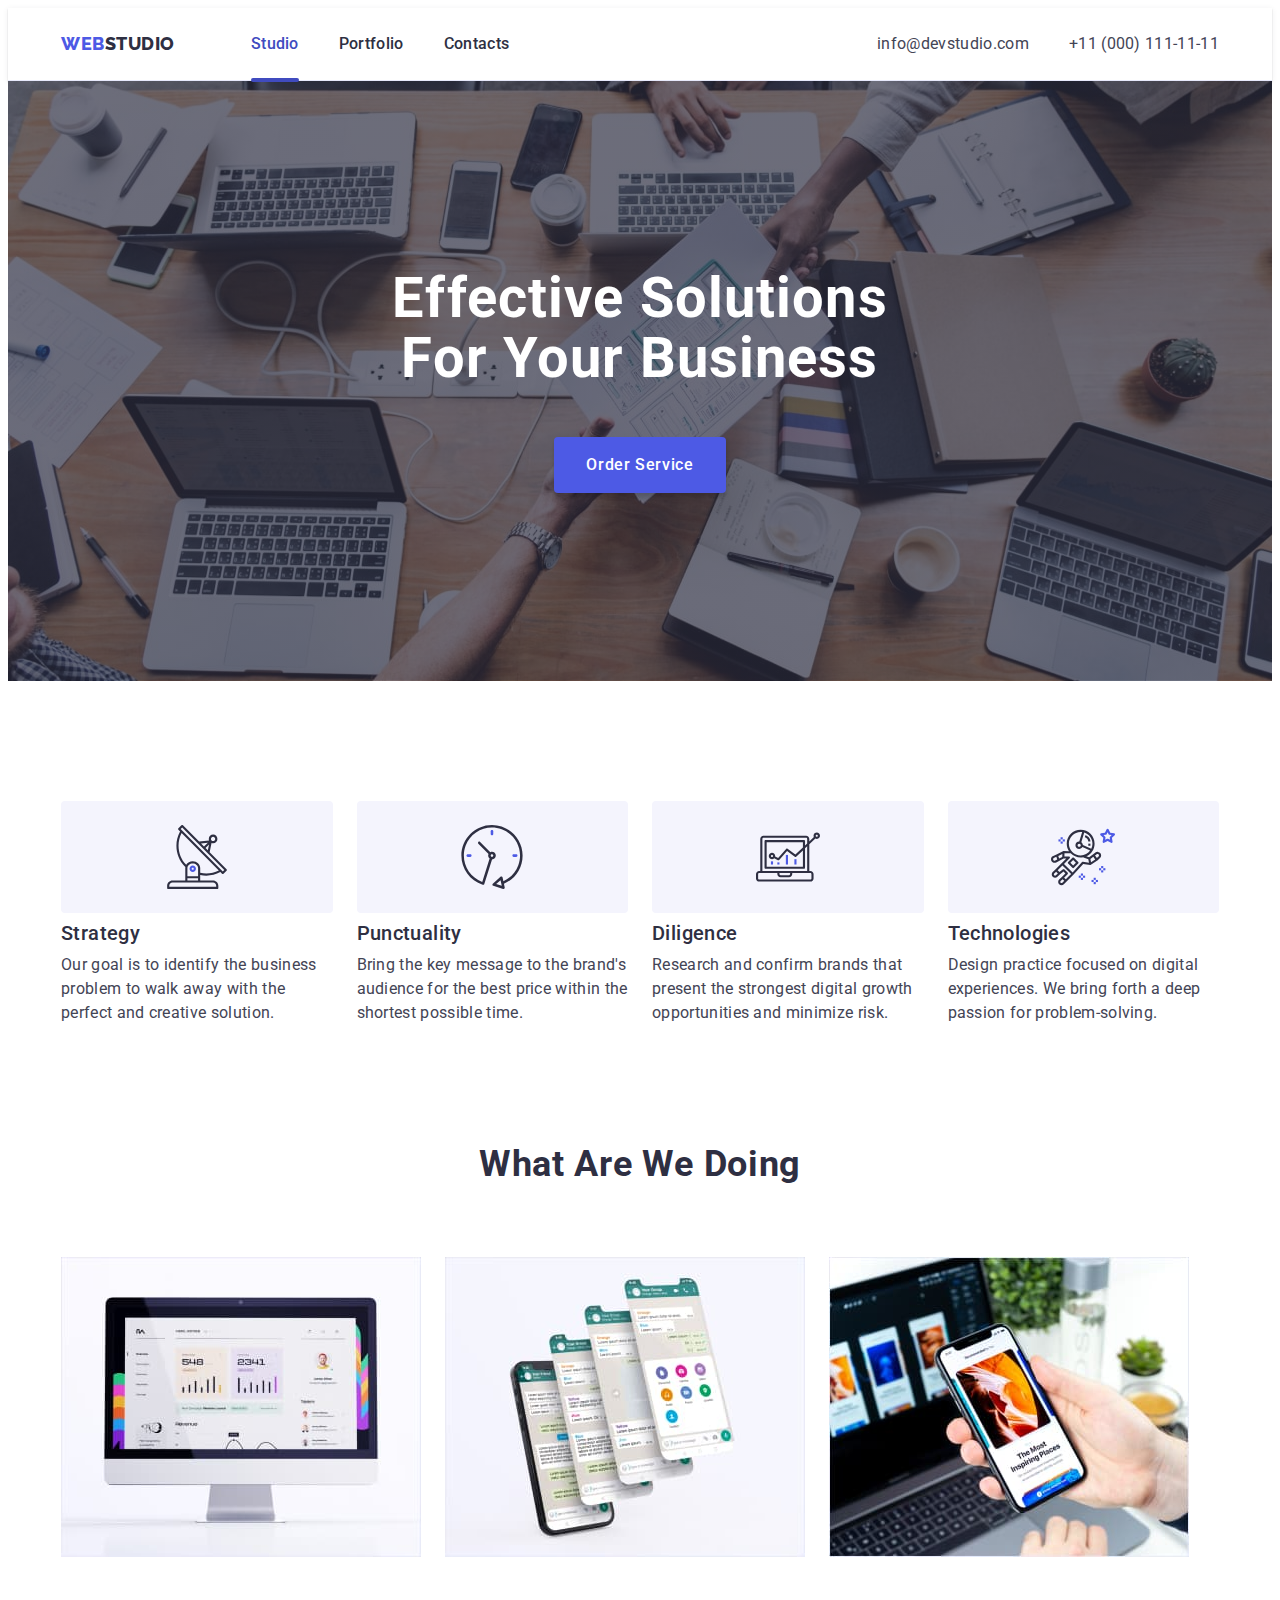
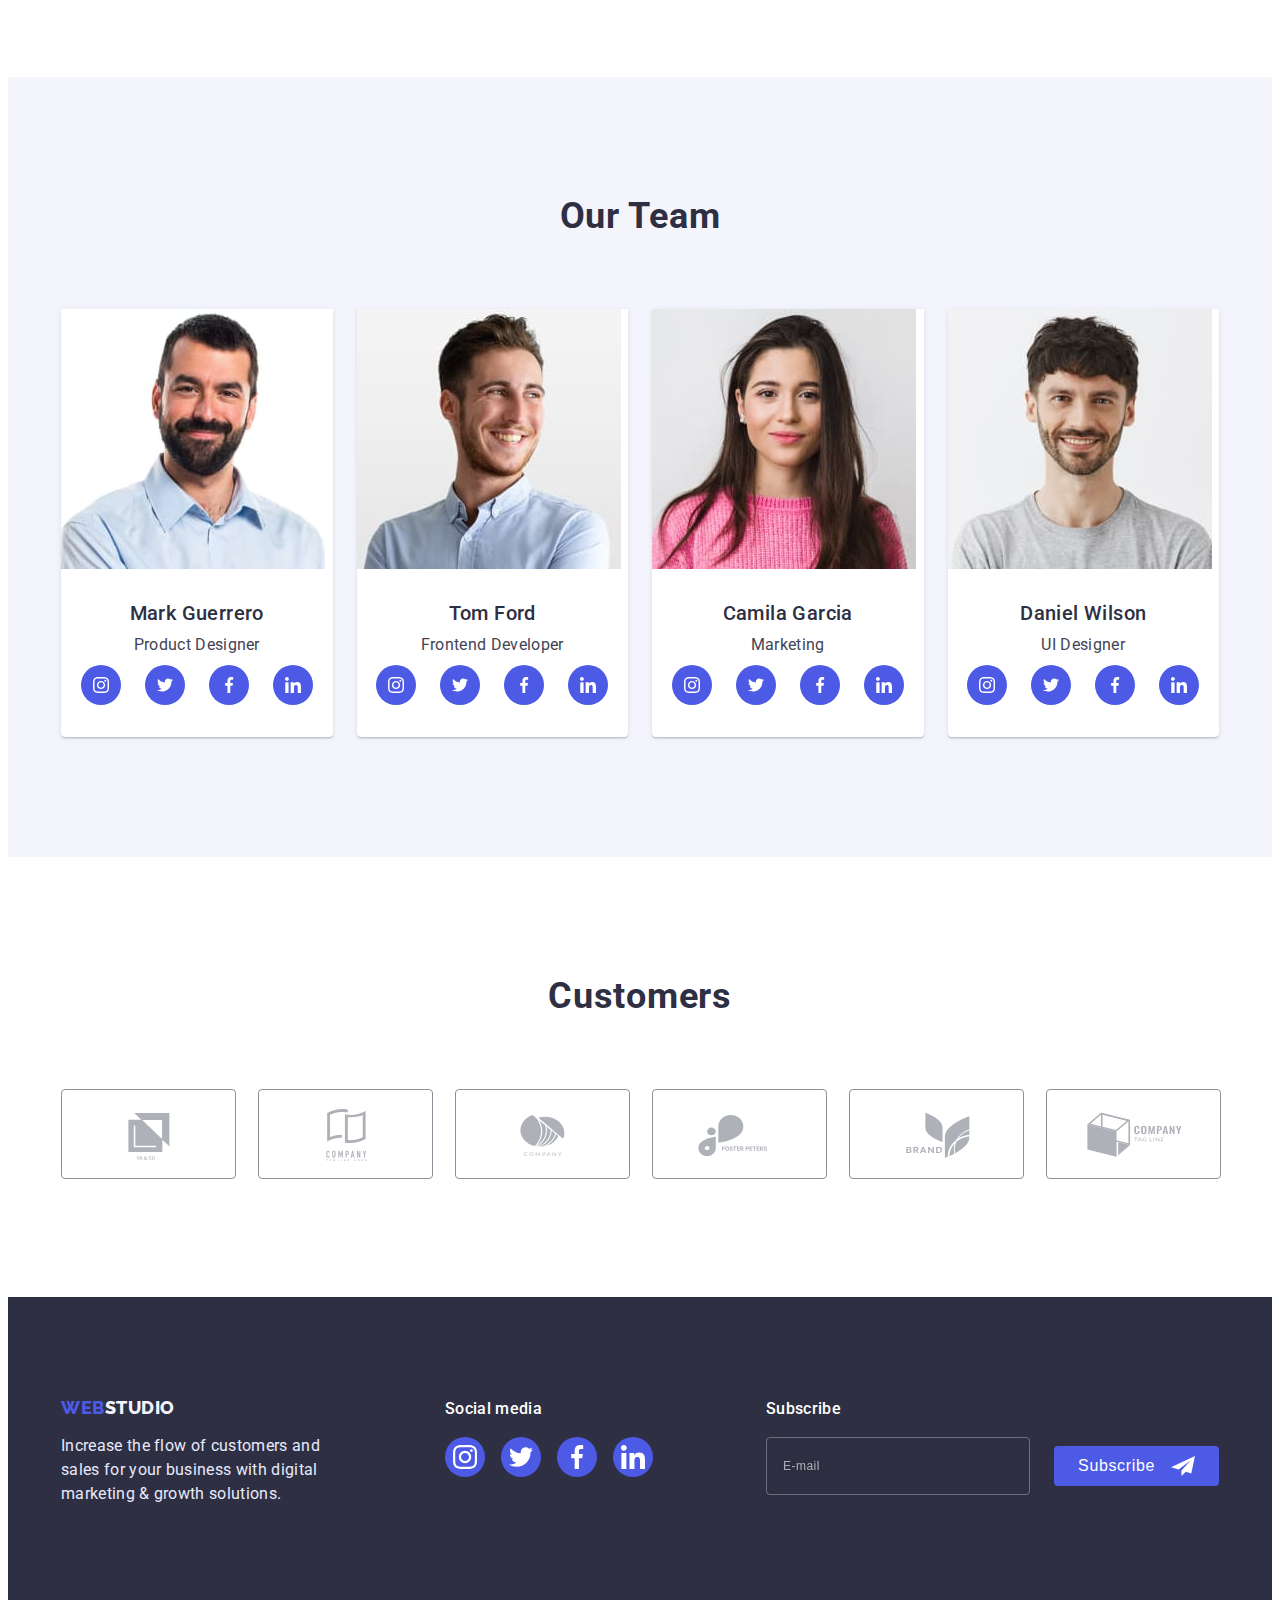
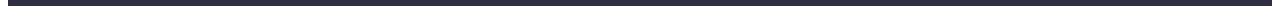
<file: index.html>
<!DOCTYPE html>
<html lang="en">
  <head>
    <meta charset="UTF-8" />
    <meta http-equiv="X-UA-Compatible" content="IE=edge" />
    <meta name="viewport" content="width=device-width, initial-scale=1.0" />
    <title>Студія</title>
    <link rel="preconnect" href="https://fonts.googleapis.com" />
    <link rel="preconnect" href="https://fonts.gstatic.com" crossorigin />
    <link
      href="https://fonts.googleapis.com/css2?family=Raleway:wght@800&family=Roboto:wght@400;500;700;900&display=swap"
      rel="stylesheet"
    />
    <link
      rel="stylesheet"
      href="https://cdnjs.cloudflare.com/ajax/libs/modern-normalize/1.1.0/modern-normalize.min.css"
      integrity="sha512-wpPYUAdjBVSE4KJnH1VR1HeZfpl1ub8YT/NKx4PuQ5NmX2tKuGu6U/JRp5y+Y8XG2tV+wKQpNHVUX03MfMFn9Q=="
      crossorigin="anonymous"
      referrerpolicy="no-referrer"
    />
    <link rel="stylesheet" href="./css/styles.css" />
    <link rel="stylesheet" href="./css/media.css" />
  </head>
  <body>
    <!-- Header -->

    <header class="header">
      <div class="container header-container">
        <nav class="header-nav">
          <a class="link link-logo" href="./index.html"
            >Web<span class="logo">Studio</span></a
          >
          <ul class="header-list list">
            <li>
              <a class="current-studio link nav" href="./index.html">Studio</a>
            </li>
            <li><a class="link nav" href="./portfolio.html">Portfolio</a></li>
            <li><a class="link nav" href="">Contacts</a></li>
          </ul>
        </nav>
        <address class="address-contacts">
          <ul class="list address-list">
            <li>
              <a class="link address" href="mailto:info@devstudio.com"
                >info@devstudio.com</a
              >
            </li>
            <li>
              <a class="link address" href="tel:+110001111111"
                >+11 (000) 111-11-11</a
              >
            </li>
          </ul>
        </address>
        <button type="button" class="menu-open" data-menu-open>
          <svg width="32" Height="22" class="burger-icon">
            <use href="./images/icons.svg#burger-icon"></use>
          </svg>
        </button>
      </div>
      <div class="mob-menu is-hidden" data-menu>
        <button type="button" class="mob-menu-close" data-menu-close>
          <svg width="8" Height="8" class="close-icon">
            <use href="./images/icons.svg#icon-close-black-18dp-2-1-1"></use>
          </svg>
        </button>
        <ul class="mob-menu-list list">
          <li class="mob-menu-item">
            <a class="link mob-menu-nav mob-studio" href="./index.html"
              >Studio</a
            >
          </li>
          <li class="mob-menu-item">
            <a class="link mob-menu-nav" href="./portfolio.html">Portfolio</a>
          </li>
          <li class="mob-menu-item">
            <a class="link mob-menu-nav" href="">Contacts</a>
          </li>
        </ul>
        <div>
          <ul class="list mob-address-list">
            <li class="mob-menu-address">
              <a class="link mob-menu-tel" href="tel:+110001111111"
                >+11 (000) 111-11-11</a
              >
            </li>
            <li class="mob-menu-address">
              <a class="link mob-menu-mail" href="mailto:info@devstudio.com"
                >info@devstudio.com</a
              >
            </li>
          </ul>
          <ul class="mob-soc-list list">
            <li class="footer-soc-item">
              <a class="mob-soc-link link" href="">
                <svg width="24" Height="24" class="soc-icon">
                  <use href="./images/icons.svg#icon-instagram"></use>
                </svg>
              </a>
            </li>
            <li class="footer-soc-item">
              <a class="mob-soc-link link" href="">
                <svg width="24" Height="24" class="soc-icon">
                  <use href="./images/icons.svg#icon-twitter"></use>
                </svg>
              </a>
            </li>
            <li class="footer-soc-item">
              <a class="mob-soc-link link" href="">
                <svg width="24" Height="24" class="soc-icon">
                  <use href="./images/icons.svg#icon-facebook"></use>
                </svg>
              </a>
            </li>
            <li class="footer-soc-item">
              <a class="mob-soc-link link" href="">
                <svg width="24" Height="24" class="soc-icon">
                  <use href="./images/icons.svg#icon-linkedin"></use>
                </svg>
              </a>
            </li>
          </ul>
        </div>
      </div>
    </header>
    <main>
      <!-- Hero -->

      <section class="hero">
        <div class="container">
          <h1 class="title">Effective Solutions for Your Business</h1>
          <button class="button-hero" type="button" data-modal-open>
            Order Service
          </button>
        </div>
      </section>

      <!-- Our benefits -->

      <section class="section">
        <div class="container">
          <h2 class="visually-hidden">Our benefits</h2>
          <ul class="list list-benefits">
            <li class="benefits-item">
              <div class="benefits-item-icon">
                <svg class="benefits-icon">
                  <use href="./images/icons.svg#icon-antenna"></use>
                </svg>
              </div>
              <h3 class="title-item">Strategy</h3>
              <p class="text">
                Our goal is to identify the business problem to walk away with
                the perfect and creative solution.
              </p>
            </li>
            <li class="benefits-item">
              <div class="benefits-item-icon">
                <svg class="benefits-icon">
                  <use href="./images/icons.svg#icon-clock"></use>
                </svg>
              </div>
              <h3 class="title-item">Punctuality</h3>
              <p class="text">
                Bring the key message to the brand's audience for the best price
                within the shortest possible time.
              </p>
            </li>
            <li class="benefits-item">
              <div class="benefits-item-icon">
                <svg class="benefits-icon">
                  <use href="./images/icons.svg#icon-diagram"></use>
                </svg>
              </div>
              <h3 class="title-item">Diligence</h3>
              <p class="text">
                Research and confirm brands that present the strongest digital
                growth opportunities and minimize risk.
              </p>
            </li>
            <li class="benefits-item">
              <div class="benefits-item-icon">
                <svg class="benefits-icon">
                  <use href="./images/icons.svg#icon-astronaut"></use>
                </svg>
              </div>
              <h3 class="title-item">Technologies</h3>
              <p class="text">
                Design practice focused on digital experiences. We bring forth a
                deep passion for problem-solving.
              </p>
            </li>
          </ul>
        </div>
      </section>

      <!-- What are we doing -->

      <section class="section section-doing">
        <div class="container doing-container">
          <h2 class="section-name">What are we doing</h2>
          <ul class="list doing-list">
            <li>
              <img
                srcset="./images/img_1.jpg 1x, ./images/img_1-2x.jpg 2x"
                src="./images/img_1.jpg"
                alt="Computer"
                width="360"
              />
            </li>
            <li>
              <img
                srcset="./images/img_2.jpg 1x, ./images/img_2-2x.jpg 2x"
                src="./images/img_2.jpg"
                alt="Phone"
                width="360"
              />
            </li>
            <li>
              <img
                srcset="./images/img_3.jpg 1x, ./images/img_3-2x.jpg 2x"
                src="./images/img_3.jpg"
                alt="Computer&Phone"
                width="360"
              />
            </li>
          </ul>
        </div>
      </section>

      <!-- Our Team -->

      <section class="section team-section">
        <div class="container">
          <h2 class="section-name">Our Team</h2>
          <ul class="list team-list">
            <li class="team-item">
              <img
                class="team-photo"
                srcset="./images/img_card1.jpg 1x, ./images/img_card1-2x.jpg 2x"
                src="./images/img_card1.jpg"
                alt="photo"
                width="264"
              />
              <div class="about-photo">
                <h3 class="team-title-item">Mark Guerrero</h3>
                <p class="text team-text">Product Designer</p>
                <ul class="soc-link-list list">
                  <li class="soc-item">
                    <a class="soc-link link" href="">
                      <svg width="16" Height="16" class="soc-icon">
                        <use href="./images/icons.svg#icon-instagram"></use>
                      </svg>
                    </a>
                  </li>
                  <li class="soc-item">
                    <a class="soc-link link" href="">
                      <svg width="16" Height="16" class="soc-icon">
                        <use href="./images/icons.svg#icon-twitter"></use>
                      </svg>
                    </a>
                  </li>
                  <li class="soc-item">
                    <a class="soc-link link" href="">
                      <svg width="16" Height="16" class="soc-icon">
                        <use href="./images/icons.svg#icon-facebook"></use>
                      </svg>
                    </a>
                  </li>
                  <li class="soc-item">
                    <a class="soc-link link" href="">
                      <svg width="16" Height="16" class="soc-icon">
                        <use href="./images/icons.svg#icon-linkedin"></use>
                      </svg>
                    </a>
                  </li>
                </ul>
              </div>
            </li>
            <li class="team-item">
              <img
                class="team-photo"
                srcset="./images/img_card2.jpg 1x, ./images/img_card2-2x.jpg 2x"
                src="./images/img_card2.jpg"
                alt="photo"
                width="264"
              />
              <div class="about-photo">
                <h3 class="team-title-item">Tom Ford</h3>
                <p class="text team-text">Frontend Developer</p>
                <ul class="soc-link-list list">
                  <li class="soc-item">
                    <a class="soc-link link" href="">
                      <svg width="16" Height="16" class="soc-icon">
                        <use href="./images/icons.svg#icon-instagram"></use>
                      </svg>
                    </a>
                  </li>
                  <li class="soc-item">
                    <a class="soc-link link" href="">
                      <svg width="16" Height="16" class="soc-icon">
                        <use href="./images/icons.svg#icon-twitter"></use>
                      </svg>
                    </a>
                  </li>
                  <li class="soc-item">
                    <a class="soc-link link" href="">
                      <svg width="16" Height="16" class="soc-icon">
                        <use href="./images/icons.svg#icon-facebook"></use>
                      </svg>
                    </a>
                  </li>
                  <li class="soc-item">
                    <a class="soc-link link" href="">
                      <svg width="16" Height="16" class="soc-icon">
                        <use href="./images/icons.svg#icon-linkedin"></use>
                      </svg>
                    </a>
                  </li>
                </ul>
              </div>
            </li>
            <li class="team-item">
              <img
                class="team-photo"
                srcset="./images/img_card3.jpg 1x, ./images/img_card3-2x.jpg 2x"
                src="./images/img_card3.jpg"
                alt="photo"
                width="264"
              />
              <div class="about-photo">
                <h3 class="team-title-item">Camila Garcia</h3>
                <p class="text team-text">Marketing</p>
                <ul class="soc-link-list list">
                  <li class="soc-item">
                    <a class="soc-link link" href="">
                      <svg width="16" Height="16" class="soc-icon">
                        <use href="./images/icons.svg#icon-instagram"></use>
                      </svg>
                    </a>
                  </li>
                  <li class="soc-item">
                    <a class="soc-link link" href="">
                      <svg width="16" Height="16" class="soc-icon">
                        <use href="./images/icons.svg#icon-twitter"></use>
                      </svg>
                    </a>
                  </li>
                  <li class="soc-item">
                    <a class="soc-link link" href="">
                      <svg width="16" Height="16" class="soc-icon">
                        <use href="./images/icons.svg#icon-facebook"></use>
                      </svg>
                    </a>
                  </li>
                  <li class="soc-item">
                    <a class="soc-link link" href="">
                      <svg width="16" Height="16" class="soc-icon">
                        <use href="./images/icons.svg#icon-linkedin"></use>
                      </svg>
                    </a>
                  </li>
                </ul>
              </div>
            </li>
            <li class="team-item">
              <img
                class="team-photo"
                srcset="./images/img_card4.jpg 1x, ./images/img_card4-2x.jpg 2x"
                src="./images/img_card4.jpg"
                alt="photo"
                width="264"
              />
              <div class="about-photo">
                <h3 class="team-title-item">Daniel Wilson</h3>
                <p class="text team-text">UI Designer</p>
                <ul class="soc-link-list list">
                  <li class="soc-item">
                    <a class="soc-link link" href="">
                      <svg width="16" Height="16" class="soc-icon">
                        <use href="./images/icons.svg#icon-instagram"></use>
                      </svg>
                    </a>
                  </li>
                  <li class="soc-item">
                    <a class="soc-link link" href="">
                      <svg width="16" Height="16" class="soc-icon">
                        <use href="./images/icons.svg#icon-twitter"></use>
                      </svg>
                    </a>
                  </li>
                  <li class="soc-item">
                    <a class="soc-link link" href="">
                      <svg width="16" Height="16" class="soc-icon">
                        <use href="./images/icons.svg#icon-facebook"></use>
                      </svg>
                    </a>
                  </li>
                  <li class="soc-item">
                    <a class="soc-link link" href="">
                      <svg width="16" Height="16" class="soc-icon">
                        <use href="./images/icons.svg#icon-linkedin"></use>
                      </svg>
                    </a>
                  </li>
                </ul>
              </div>
            </li>
          </ul>
        </div>
      </section>

      <!-- Customers -->

      <section class="section">
        <div class="container">
          <h2 class="section-name">Customers</h2>
          <ul class="list customers-list">
            <li class="customer-item">
              <a class="customer-link link" href="">
                <svg width="104" Height="56" class="customer-icon">
                  <use href="./images/icons.svg#icon-Logo1"></use>
                </svg>
              </a>
            </li>
            <li class="customer-item">
              <a class="customer-link link" href="">
                <svg width="104" Height="56" class="customer-icon">
                  <use href="./images/icons.svg#icon-Logo2"></use>
                </svg>
              </a>
            </li>
            <li class="customer-item">
              <a class="customer-link link" href="">
                <svg width="104" Height="56" class="customer-icon">
                  <use href="./images/icons.svg#icon-Logo3"></use>
                </svg>
              </a>
            </li>
            <li class="customer-item">
              <a class="customer-link link" href="">
                <svg width="104" Height="56" class="customer-icon">
                  <use href="./images/icons.svg#icon-Logo4"></use>
                </svg>
              </a>
            </li>
            <li class="customer-item">
              <a class="customer-link link" href="">
                <svg width="104" Height="56" class="customer-icon">
                  <use href="./images/icons.svg#icon-Logo5"></use>
                </svg>
              </a>
            </li>
            <li class="customer-item">
              <a class="customer-link link" href="">
                <svg width="104" Height="56" class="customer-icon">
                  <use href="./images/icons.svg#icon-Logo6"></use>
                </svg>
              </a>
            </li>
          </ul>
        </div>
      </section>
    </main>

    <!-- Footer -->

    <footer class="footer">
      <div class="container footer-container">
        <div class="footer-container-logo">
          <a class="link link-logo-footer" href="./index.html"
            >Web<span class="logo-footer">Studio</span></a
          >
          <p class="text-footer">
            Increase the flow of customers and sales for your business with
            digital marketing & growth solutions.
          </p>
        </div>
        <div class="footer-soc">
          <h3 class="footer-soc-title">Social media</h3>
          <ul class="footer-soc-list list">
            <li class="footer-soc-item">
              <a class="footer-soc-link link" href="">
                <svg width="24" Height="24" class="soc-icon">
                  <use href="./images/icons.svg#icon-instagram"></use>
                </svg>
              </a>
            </li>
            <li class="footer-soc-item">
              <a class="footer-soc-link link" href="">
                <svg width="24" Height="24" class="soc-icon">
                  <use href="./images/icons.svg#icon-twitter"></use>
                </svg>
              </a>
            </li>
            <li class="footer-soc-item">
              <a class="footer-soc-link link" href="">
                <svg width="24" Height="24" class="soc-icon">
                  <use href="./images/icons.svg#icon-facebook"></use>
                </svg>
              </a>
            </li>
            <li class="footer-soc-item">
              <a class="footer-soc-link link" href="">
                <svg width="24" Height="24" class="soc-icon">
                  <use href="./images/icons.svg#icon-linkedin"></use>
                </svg>
              </a>
            </li>
          </ul>
        </div>
        <div class="subscribe">
          <h3 class="footer-soc-title">Subscribe</h3>
          <form class="subscribe-form">
            <input
              type="email"
              class="subscribe-input"
              id="subscribe"
              name="email"
              placeholder="E-mail"
              required
            />
            <!-- <label for="subscribe" class="subscribe-label"></label> -->
            <button type="submit" class="btn-subscribe">
              <span class="btn-subscribe-text">Subscribe</span>
              <svg width="24" Height="24" class="soc-icon">
                <use href="./images/icons.svg#icon-frame-footer"></use>
              </svg>
            </button>
          </form>
        </div>
      </div>
    </footer>

    <!-- -----------MODAL-------- -->

    <div class="backdrop is-hidden" data-modal>
      <div class="modal">
        <button type="button" class="modal-close" data-modal-close>
          <svg width="8" height="8">
            <use href="./images/icons.svg#icon-close-black-18dp-2-1-1"></use>
          </svg>
        </button>
        <p class="modal-title">Leave your contacts and we will call you back</p>
        <form class="modal-form">
          <label class="form-field"
            ><span class="label-text">Name</span>
            <div class="icon-input">
              <input type="text" class="form-input" name="user-name" required />
              <svg width="18" Height="24" class="modal-input-icon">
                <use href="./images/icons.svg#icon-person-modal"></use>
              </svg>
            </div>
          </label>
          <label class="form-field"
            ><span class="label-text">Phone</span>
            <div class="icon-input">
              <input type="tel" class="form-input" name="user-phone" required />
              <svg width="18" Height="24" class="modal-input-icon">
                <use href="./images/icons.svg#icon-phone-modal"></use>
              </svg>
            </div>
          </label>
          <label class="form-field"
            ><span class="label-text">Email</span>
            <div class="icon-input">
              <input type="email" class="form-input" name="user-email" />
              <svg width="18" Height="24" class="modal-input-icon">
                <use href="./images/icons.svg#icon-email-modal"></use>
              </svg>
            </div>
          </label>
          <label class="form-textarea"
            ><span class="label-text">Comment</span>
            <textarea
              name="user-comment"
              class="modal-textarea"
              placeholder="Text input"
            ></textarea>
          </label>
          <div class="check-privacy">
            <input
              id="privacy"
              type="checkbox"
              class="checkbox-form visually-hidden"
              name="user-privacy"
              value="true"
            />
            <label for="privacy" class="check-text">
              <span class="check">
                <svg width="10" Height="8" class="check-icon">
                  <use href="./images/icons.svg#icon-vector-1"></use>
                </svg>
              </span>
              <div>
                I accept the terms and conditions of the
                <a href="" class="privacy-policy">Privacy Policy</a>
              </div></label
            >
          </div>
          <button type="submit" class="btn-send">Send</button>
        </form>
      </div>
    </div>
    <script src="./js/modal.js"></script>
    <script src="./js/mobile-menu.js"></script>
  </body>
</html>
</file>
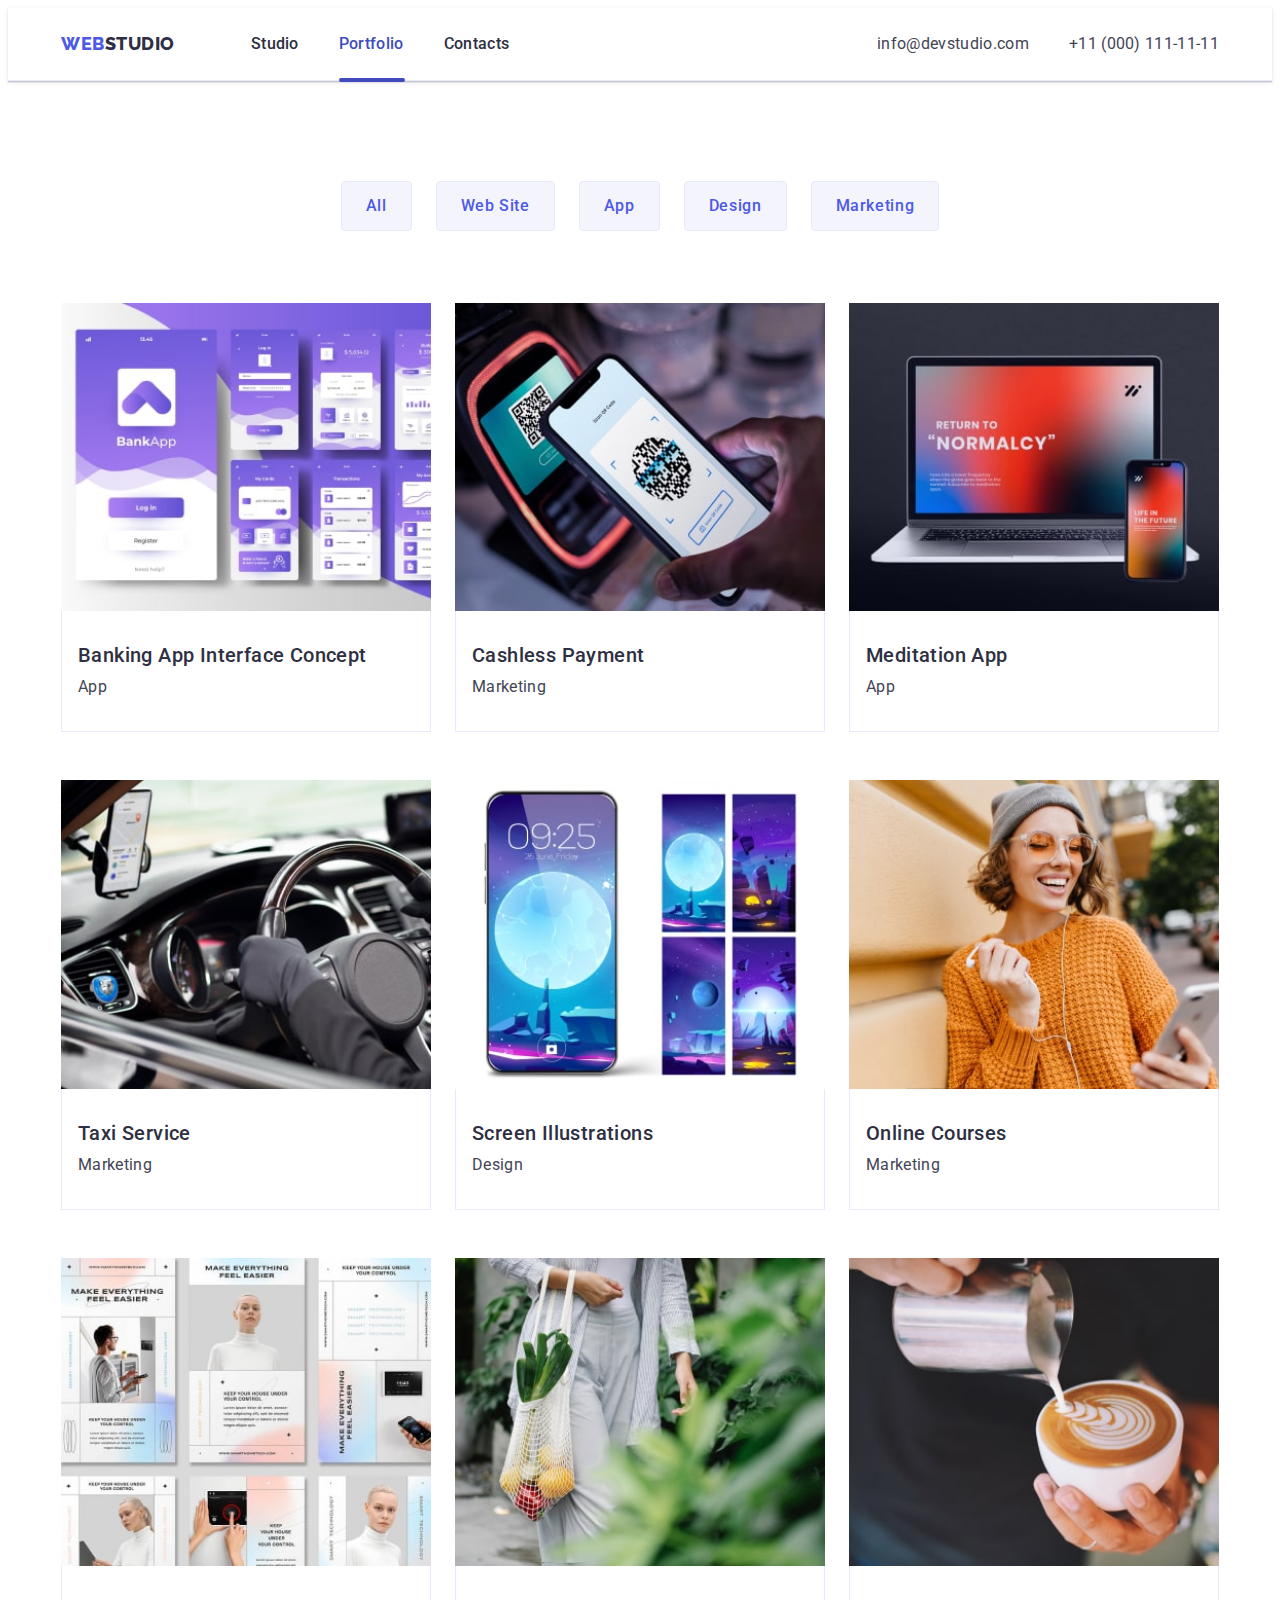
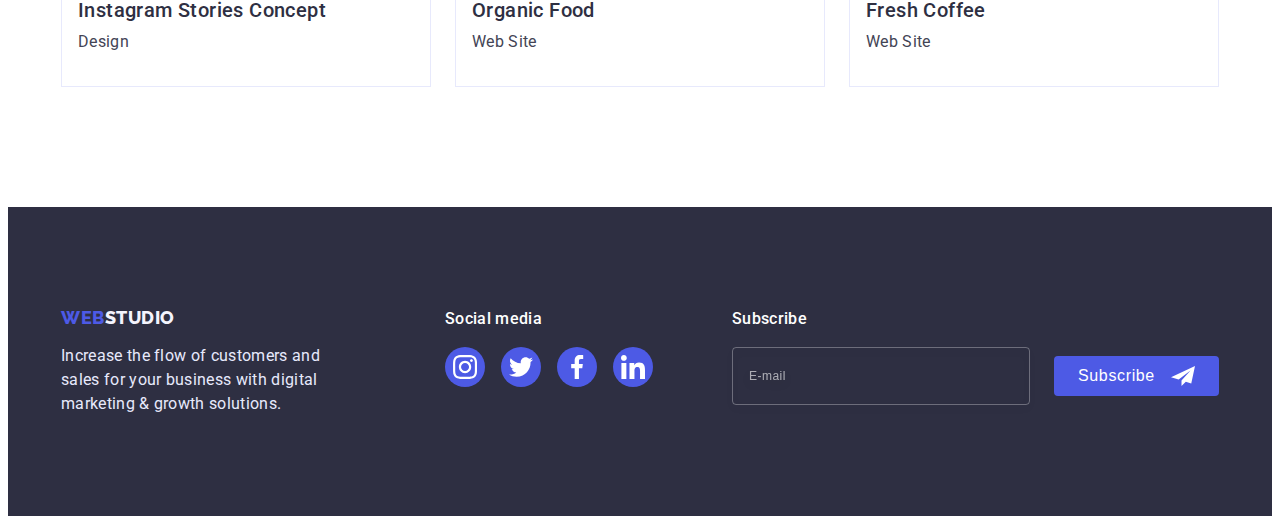
<file: portfolio.html>
<!DOCTYPE html>
<html lang="en">
  <head>
    <meta charset="UTF-8" />
    <meta http-equiv="X-UA-Compatible" content="IE=edge" />
    <meta name="viewport" content="width=device-width, initial-scale=1.0" />
    <title>Portfolio</title>
    <link rel="preconnect" href="https://fonts.googleapis.com" />
    <link rel="preconnect" href="https://fonts.gstatic.com" crossorigin />
    <link
      href="https://fonts.googleapis.com/css2?family=Raleway:wght@800&family=Roboto:wght@400;500;700;900&display=swap"
      rel="stylesheet"
    />
    <link
      rel="stylesheet"
      href="https://cdnjs.cloudflare.com/ajax/libs/modern-normalize/1.1.0/modern-normalize.min.css"
      integrity="sha512-wpPYUAdjBVSE4KJnH1VR1HeZfpl1ub8YT/NKx4PuQ5NmX2tKuGu6U/JRp5y+Y8XG2tV+wKQpNHVUX03MfMFn9Q=="
      crossorigin="anonymous"
      referrerpolicy="no-referrer"
    />
    <link rel="stylesheet" href="./css/styles.css" />
    <link rel="stylesheet" href="./css/media.css" />
  </head>
  <body>
    <!-- Header -->
    <header class="header">
      <div class="container header-container">
        <nav class="header-nav">
          <a class="link link-logo" href="./index.html"
            >Web<span class="logo">Studio</span></a
          >
          <ul class="header-list list">
            <li>
              <a class="link nav" href="./index.html">Studio</a>
            </li>
            <li>
              <a class="link nav current-portfolio" href="./portfolio.html"
                >Portfolio</a
              >
            </li>
            <li><a class="link nav" href="">Contacts</a></li>
          </ul>
        </nav>
        <address class="address-contacts">
          <ul class="list address-list">
            <li>
              <a class="link address" href="mailto:info@devstudio.com"
                >info@devstudio.com</a
              >
            </li>
            <li>
              <a class="link address" href="tel:+110001111111"
                >+11 (000) 111-11-11</a
              >
            </li>
          </ul>
        </address>
        <button type="button" class="menu-open" data-menu-open>
          <svg width="32" Height="22" class="burger-icon">
            <use href="./images/icons.svg#burger-icon"></use>
          </svg>
        </button>
      </div>
      <div class="mob-menu is-hidden" data-menu>
        <button type="button" class="mob-menu-close" data-menu-close>
          <svg width="8" Height="8" class="close-icon">
            <use href="./images/icons.svg#icon-close-black-18dp-2-1-1"></use>
          </svg>
        </button>
        <ul class="mob-menu-list list">
          <li class="mob-menu-item">
            <a class="link mob-menu-nav" href="./index.html">Studio</a>
          </li>
          <li class="mob-menu-item">
            <a class="link mob-menu-nav" href="./portfolio.html">Portfolio</a>
          </li>
          <li class="mob-menu-item">
            <a class="link mob-menu-nav" href="">Contacts</a>
          </li>
        </ul>
        <div>
          <ul class="list mob-address-list">
            <li class="mob-menu-address">
              <a class="link mob-menu-tel" href="tel:+110001111111"
                >+11 (000) 111-11-11</a
              >
            </li>
            <li class="mob-menu-address">
              <a
                class="link mob-menu-mail"
                mob-menu-mail
                href="mailto:info@devstudio.com"
                >info@devstudio.com</a
              >
            </li>
          </ul>
          <ul class="mob-soc-list list">
            <li class="footer-soc-item">
              <a class="mob-soc-link link" href="">
                <svg width="24" Height="24" class="soc-icon">
                  <use href="./images/icons.svg#icon-instagram"></use>
                </svg>
              </a>
            </li>
            <li class="footer-soc-item">
              <a class="mob-soc-link link" href="">
                <svg width="24" Height="24" class="soc-icon">
                  <use href="./images/icons.svg#icon-twitter"></use>
                </svg>
              </a>
            </li>
            <li class="footer-soc-item">
              <a class="mob-soc-link link" href="">
                <svg width="24" Height="24" class="soc-icon">
                  <use href="./images/icons.svg#icon-facebook"></use>
                </svg>
              </a>
            </li>
            <li class="footer-soc-item">
              <a class="mob-soc-link link" href="">
                <svg width="24" Height="24" class="soc-icon">
                  <use href="./images/icons.svg#icon-linkedin"></use>
                </svg>
              </a>
            </li>
          </ul>
        </div>
      </div>
    </header>
    <main>
      <section class="section section-portfolio">
        <!-- Filters buttons -->

        <div class="container container-portfolio">
          <h1 class="visually-hidden">none</h1>
          <ul class="list filter-list">
            <li><button class="filtres-button" type="button">All</button></li>
            <li>
              <button class="filtres-button" type="button">Web Site</button>
            </li>
            <li><button class="filtres-button" type="button">App</button></li>
            <li>
              <button class="filtres-button" type="button">Design</button>
            </li>
            <li>
              <button class="filtres-button" type="button">Marketing</button>
            </li>
          </ul>

          <!-- Cards -->

          <ul class="list works-list">
            <li class="works-card">
              <a class="works-link link" href="">
                <div class="works-top-wrap">
                  <picture
                    ><source
                      srcset="
                        ./images/portfolio-1-desk-1x.jpg 1x,
                        ./images/portfolio-1-desk-2x.jpg 2x
                      "
                      media="(min-width: 1158px)"
                    />
                    <source
                      srcset="
                        ./images/portfolio-1-tab-1x.jpg 1x,
                        ./images/portfolio-1-tab-2x.jpg 2x
                      "
                      media="(min-width: 768px)"
                    />
                    <source
                      srcset="
                        ./images/portfolio-1-mob-1x.jpg 1x,
                        ./images/portfolio-1-mob-2x.jpg 2x
                      "
                      media="(max-width: 767px)"
                    />
                    <img
                      src="./images/portfolio-1-mob-1x.jpg"
                      alt="banking app"
                      width="396"
                      height="280"
                    />
                  </picture>

                  <p class="cards-cover-text">
                    14 Stylish and User-Friendly App Design Concepts · Task
                    Manager App · Calorie Tracker App · Exotic Fruit Ecommerce
                    App · Cloud Storage App
                  </p>
                </div>
                <div class="about-card">
                  <h2 class="name-card">Banking App Interface Concept</h2>
                  <p class="realm">App</p>
                </div></a
              >
            </li>
            <li class="works-card">
              <a class="works-link link" href="">
                <div class="works-top-wrap">
                  <picture
                    ><source
                      srcset="
                        ./images/portfolio-2-desk-1x.jpg 1x,
                        ./images/portfolio-2-desk-2x.jpg 2x
                      "
                      media="(min-width: 1158px)"
                    />
                    <source
                      srcset="
                        ./images/portfolio-2-tab-1x.jpg 1x,
                        ./images/portfolio-2-tab-2x.jpg 2x
                      "
                      media="(min-width: 768px)"
                    />
                    <source
                      srcset="
                        ./images/portfolio-2-mob-1x.jpg 1x,
                        ./images/portfolio-2-mob-2x.jpg 2x
                      "
                      media="(max-width: 767px)"
                    />
                    <img
                      src="./images/portfolio-2-mob-1x.jpg"
                      alt="banking app"
                      width="396"
                      height="280"
                    />
                  </picture>
                  <p class="cards-cover-text">
                    14 Stylish and User-Friendly App Design Concepts · Task
                    Manager App · Calorie Tracker App · Exotic Fruit Ecommerce
                    App · Cloud Storage App
                  </p>
                </div>
                <div class="about-card">
                  <h2 class="name-card">Cashless Payment</h2>
                  <p class="realm">Marketing</p>
                </div></a
              >
            </li>
            <li class="works-card">
              <a class="works-link link" href="">
                <div class="works-top-wrap">
                  <picture
                    ><source
                      srcset="
                        ./images/portfolio-3-desk-1x.jpg 1x,
                        ./images/portfolio-3-desk-2x.jpg 2x
                      "
                      media="(min-width: 1158px)"
                    />
                    <source
                      srcset="
                        ./images/portfolio-3-tab-1x.jpg 1x,
                        ./images/portfolio-3-tab-2x.jpg 2x
                      "
                      media="(min-width: 768px)"
                    />
                    <source
                      srcset="
                        ./images/portfolio-3-mob-1x.jpg 1x,
                        ./images/portfolio-3-mob-2x.jpg 2x
                      "
                      media="(max-width: 767px)"
                    />
                    <img
                      src="./images/portfolio-3-mob-1x.jpg"
                      alt="banking app"
                      width="396"
                      height="280"
                    />
                  </picture>
                  <p class="cards-cover-text">
                    14 Stylish and User-Friendly App Design Concepts · Task
                    Manager App · Calorie Tracker App · Exotic Fruit Ecommerce
                    App · Cloud Storage App
                  </p>
                </div>
                <div class="about-card">
                  <h2 class="name-card">Meditation App</h2>
                  <p class="realm">App</p>
                </div></a
              >
            </li>
            <li class="works-card">
              <a class="works-link link" href="">
                <div class="works-top-wrap">
                  <picture
                    ><source
                      srcset="
                        ./images/portfolio-4-desk-1x.jpg 1x,
                        ./images/portfolio-4-desk-2x.jpg 2x
                      "
                      media="(min-width: 1158px)"
                    />
                    <source
                      srcset="
                        ./images/portfolio-4-tab-1x.jpg 1x,
                        ./images/portfolio-4-tab-2x.jpg 2x
                      "
                      media="(min-width: 768px)"
                    />
                    <source
                      srcset="
                        ./images/portfolio-4-mob-1x.jpg 1x,
                        ./images/portfolio-4-mob-2x.jpg 2x
                      "
                      media="(max-width: 767px)"
                    />
                    <img
                      src="./images/portfolio-4-mob-1x.jpg"
                      alt="banking app"
                      width="396"
                      height="280"
                    />
                  </picture>
                  <p class="cards-cover-text">
                    14 Stylish and User-Friendly App Design Concepts · Task
                    Manager App · Calorie Tracker App · Exotic Fruit Ecommerce
                    App · Cloud Storage App
                  </p>
                </div>
                <div class="about-card">
                  <h2 class="name-card">Taxi Service</h2>
                  <p class="realm">Marketing</p>
                </div></a
              >
            </li>
            <li class="works-card">
              <a class="works-link link" href="">
                <div class="works-top-wrap">
                  <picture
                    ><source
                      srcset="
                        ./images/portfolio-5-desk-1x.jpg 1x,
                        ./images/portfolio-5-desk-2x.jpg 2x
                      "
                      media="(min-width: 1158px)"
                    />
                    <source
                      srcset="
                        ./images/portfolio-5-tab-1x.jpg 1x,
                        ./images/portfolio-5-tab-2x.jpg 2x
                      "
                      media="(min-width: 768px)"
                    />
                    <source
                      srcset="
                        ./images/portfolio-5-mob-1x.jpg 1x,
                        ./images/portfolio-5-mob-2x.jpg 2x
                      "
                      media="(max-width: 767px)"
                    />
                    <img
                      src="./images/portfolio-5-mob-1x.jpg"
                      alt="banking app"
                      width="396"
                      height="280"
                    />
                  </picture>
                  <p class="cards-cover-text">
                    14 Stylish and User-Friendly App Design Concepts · Task
                    Manager App · Calorie Tracker App · Exotic Fruit Ecommerce
                    App · Cloud Storage App
                  </p>
                </div>
                <div class="about-card">
                  <h2 class="name-card">Screen Illustrations</h2>
                  <p class="realm">Design</p>
                </div></a
              >
            </li>
            <li class="works-card">
              <a class="works-link link" href="">
                <div class="works-top-wrap">
                  <picture
                    ><source
                      srcset="
                        ./images/portfolio-6-desk-1x.jpg 1x,
                        ./images/portfolio-6-desk-2x.jpg 2x
                      "
                      media="(min-width: 1158px)"
                    />
                    <source
                      srcset="
                        ./images/portfolio-6-tab-1x.jpg 1x,
                        ./images/portfolio-6-tab-2x.jpg 2x
                      "
                      media="(min-width: 768px)"
                    />
                    <source
                      srcset="
                        ./images/portfolio-6-mob-1x.jpg 1x,
                        ./images/portfolio-6-mob-2x.jpg 2x
                      "
                      media="(max-width: 767px)"
                    />
                    <img
                      src="./images/portfolio-6-mob-1x.jpg"
                      alt="banking app"
                      width="396"
                      height="280"
                    />
                  </picture>
                  <p class="cards-cover-text">
                    14 Stylish and User-Friendly App Design Concepts · Task
                    Manager App · Calorie Tracker App · Exotic Fruit Ecommerce
                    App · Cloud Storage App
                  </p>
                </div>
                <div class="about-card">
                  <h2 class="name-card">Online Courses</h2>
                  <p class="realm">Marketing</p>
                </div></a
              >
            </li>
            <li class="works-card">
              <a class="works-link link" href="">
                <div class="works-top-wrap">
                  <picture
                    ><source
                      srcset="
                        ./images/portfolio-7-desk-1x.jpg 1x,
                        ./images/portfolio-7-desk-2x.jpg 2x
                      "
                      media="(min-width: 1158px)"
                    />
                    <source
                      srcset="
                        ./images/portfolio-7-tab-1x.jpg 1x,
                        ./images/portfolio-7-tab-2x.jpg 2x
                      "
                      media="(min-width: 768px)"
                    />
                    <source
                      srcset="
                        ./images/portfolio-7-mob-1x.jpg 1x,
                        ./images/portfolio-7-mob-2x.jpg 2x
                      "
                      media="(max-width: 767px)"
                    />
                    <img
                      src="./images/portfolio-7-mob-1x.jpg"
                      alt="banking app"
                      width="396"
                      height="280"
                    />
                  </picture>
                  <p class="cards-cover-text">
                    14 Stylish and User-Friendly App Design Concepts · Task
                    Manager App · Calorie Tracker App · Exotic Fruit Ecommerce
                    App · Cloud Storage App
                  </p>
                </div>
                <div class="about-card">
                  <h2 class="name-card">Instagram Stories Concept</h2>
                  <p class="realm">Design</p>
                </div></a
              >
            </li>
            <li class="works-card">
              <a class="works-link link" href="">
                <div class="works-top-wrap">
                  <picture
                    ><source
                      srcset="
                        ./images/portfolio-8-desk-1x.jpg 1x,
                        ./images/portfolio-8-desk-2x.jpg 2x
                      "
                      media="(min-width: 1158px)"
                    />
                    <source
                      srcset="
                        ./images/portfolio-8-tab-1x.jpg 1x,
                        ./images/portfolio-8-tab-2x.jpg 2x
                      "
                      media="(min-width: 768px)"
                    />
                    <source
                      srcset="
                        ./images/portfolio-8-mob-1x.jpg 1x,
                        ./images/portfolio-8-mob-2x.jpg 2x
                      "
                      media="(max-width: 767px)"
                    />
                    <img
                      src="./images/portfolio-8-mob-1x.jpg"
                      alt="banking app"
                      width="396"
                      height="280"
                    />
                  </picture>
                  <p class="cards-cover-text">
                    14 Stylish and User-Friendly App Design Concepts · Task
                    Manager App · Calorie Tracker App · Exotic Fruit Ecommerce
                    App · Cloud Storage App
                  </p>
                </div>
                <div class="about-card">
                  <h2 class="name-card">Organic Food</h2>
                  <p class="realm">Web Site</p>
                </div></a
              >
            </li>
            <li class="works-card">
              <a class="works-link link" href="">
                <div class="works-top-wrap">
                  <picture
                    ><source
                      srcset="
                        ./images/portfolio-9-desk-1x.jpg 1x,
                        ./images/portfolio-9-desk-2x.jpg 2x
                      "
                      media="(min-width: 1158px)"
                    />
                    <source
                      srcset="
                        ./images/portfolio-9-tab-1x.jpg 1x,
                        ./images/portfolio-9-tab-2x.jpg 2x
                      "
                      media="(min-width: 768px)"
                    />
                    <source
                      srcset="
                        ./images/portfolio-9-mob-1x.jpg 1x,
                        ./images/portfolio-9-mob-2x.jpg 2x
                      "
                      media="(max-width: 767px)"
                    />
                    <img
                      src="./images/portfolio-9-mob-1x.jpg"
                      alt="banking app"
                      width="396"
                      height="280"
                    />
                  </picture>
                  <p class="cards-cover-text">
                    14 Stylish and User-Friendly App Design Concepts · Task
                    Manager App · Calorie Tracker App · Exotic Fruit Ecommerce
                    App · Cloud Storage App
                  </p>
                </div>
                <div class="about-card">
                  <h2 class="name-card">Fresh Coffee</h2>
                  <p class="realm">Web Site</p>
                </div></a
              >
            </li>
          </ul>
        </div>
      </section>
    </main>

    <!-- Footer -->

    <footer class="footer">
      <div class="container footer-container">
        <div class="footer-container-logo">
          <a class="link link-logo-footer" href="./index.html"
            >Web<span class="logo-footer">Studio</span></a
          >
          <p class="text-footer">
            Increase the flow of customers and sales for your business with
            digital marketing & growth solutions.
          </p>
        </div>
        <div class="footer-soc">
          <h3 class="footer-soc-title">Social media</h3>
          <ul class="footer-soc-list list">
            <li class="footer-soc-item">
              <a class="footer-soc-link link" href="">
                <svg width="24" Height="24" class="soc-icon">
                  <use href="./images/icons.svg#icon-instagram"></use>
                </svg>
              </a>
            </li>
            <li class="footer-soc-item">
              <a class="footer-soc-link link" href="">
                <svg width="24" Height="24" class="soc-icon">
                  <use href="./images/icons.svg#icon-twitter"></use>
                </svg>
              </a>
            </li>
            <li class="footer-soc-item">
              <a class="footer-soc-link link" href="">
                <svg width="24" Height="24" class="soc-icon">
                  <use href="./images/icons.svg#icon-facebook"></use>
                </svg>
              </a>
            </li>
            <li class="footer-soc-item">
              <a class="footer-soc-link link" href="">
                <svg width="24" Height="24" class="soc-icon">
                  <use href="./images/icons.svg#icon-linkedin"></use>
                </svg>
              </a>
            </li>
          </ul>
        </div>
        <div>
          <h3 class="footer-soc-title">Subscribe</h3>
          <form class="subscribe-form">
            <input
              type="email"
              class="subscribe-input"
              id="subscribe"
              name="email"
              placeholder="E-mail"
              required
            />
            <!-- <label for="subscribe" class="subscribe-label"></label> -->
            <button type="submit" class="btn-subscribe">
              <span class="btn-subscribe-text">Subscribe</span>
              <svg width="24" Height="24" class="soc-icon">
                <use href="./images/icons.svg#icon-frame-footer"></use>
              </svg>
            </button>
          </form>
        </div>
      </div>
    </footer>
  </body>
</html>
</file>
<file: css/styles.css>
:root {
    --accent-color: #4D5AE5;
    --primary-color:#2E2F42;
    --secondary-text-color: #434455;
    --button-aktive-color:#404BBF;
    --footer-text-color: #E7E9FC;
    --background-color: #F4F4FD;
    --title-text-color: #FFFFFF;
    --icon-color: #AFB1B8;
    --soc-footer-aktive: #31D0AA;
    --subtle-text: #8E8F99;
}
p,
h1,
h2,
h3,
h4,
h5,
h6 {
    margin: 0;
}

ul {
    padding-left: 0;
    margin: 0;
}
 
body {
    font-family: 'Roboto', sans-serif;
    color: var(--secondary-text-color);
   }

img {
    display: block;
    max-width: 100%;
    height: auto;
}
.container {
    max-width: 426px;
    margin: 0 auto;
    padding-left: 16px;
    padding-right: 16px;
}

.section {
    padding-top: 96px;
    padding-bottom: 96px;
}
/*------Header-------- */

.header {
    padding-top: 24px;
    padding-bottom: 22px;
    border-bottom: 1px solid var(--footer-text-color);
    box-shadow: 0px 2px 1px rgba(46, 47, 66, 0.08), 0px 1px 1px rgba(46, 47, 66, 0.16), 0px 1px 6px rgba(46, 47, 66, 0.08);

}

.header-list {
    display: none;
}

.header-container {
    display: flex;
}

.link-logo {
    font-family: 'Raleway', sans-serif;
        font-weight: 800;
        font-size: 18px;
        line-height: 1.17;
        display: flex;
        align-items: center;
        letter-spacing: 0.03em;
        text-transform: uppercase;
        color: var(--accent-color);
        margin-right: 76px;
}
.logo {
    color: var(--primary-color);
}
.list {
    list-style-type: none;
}
.link {
    text-decoration: none;
}

.address {
    display: none;
}

.burger-icon {
    stroke: var(--primary-color);
}

.menu-open {
    margin-left: auto;
    border: none;
    background-color: transparent;
}


.nav:is(:hover, :focus, :active),
.address:is(:hover, :focus, :active) {
    color: var(--button-aktive-color);
}

.mob-menu {
    position: fixed;
    top: 0;
    width: 100%;
    height: 100%;
    background-color: var(--title-text-color);
    padding: 80px 35px 40px 40px;
    display: flex;
    flex-direction: column;
    justify-content: space-between;
    overflow: auto;
}

.mob-menu-close {
    position: absolute;
    top: 24px;
    right: 24px;
    display: flex;
    align-items: center;
    justify-content: center;
    width: 24px;
    height: 24px;
    background-color: transparent;
    border: 1px solid rgba(46, 47, 66, 0.1);
    border-radius: 50%;
}

.mob-menu-item:not(:last-child) {
    margin-bottom: 40px;
}

.mob-menu-list {
    margin-bottom: 60px;
}

.mob-menu-nav {
    font-weight: 700;
    font-size: 36px;
    line-height: 1.11;
    letter-spacing: 0.02em;
    text-transform: capitalize;
    color: var(--primary-color);
}

.mob-studio {
    color: var(--button-aktive-color);
}

.mob-address-list {
    display: flex;
    flex-wrap: wrap;
    gap: 40px;
    margin-bottom: 48px;
}

.mob-menu-address {
    margin-bottom: ;
}

.mob-menu-tel {
font-weight: 700;
font-size: 36px;
line-height: 1.11;
letter-spacing: 0.02em;
text-transform: capitalize;
color: var(--accent-color);
}

.mob-menu-mail {
    font-weight: 500;
    font-size: 20px;
    line-height: 1.2;
    letter-spacing: 0.02em;
    color: var(--secondary-text-color);
}

.mob-soc-list {
    display: flex;
    justify-content: space-between;
}

.mob-soc-link {
    width: 40px;
    height: 40px;
    border-radius: 50%;
    background-color: var(--accent-color);
    display: flex;
    align-items: center;
    justify-content: center;
}

/* ------Hero--------- */


.hero {
    margin: 0 auto;
    background-color: var(--primary-color);
    padding-top: 112px;
    padding-bottom: 112px;
    background-image: linear-gradient(rgba(46, 47, 66, 0.7), rgba(46, 47, 66, 0.7)), url(../images/hero-bg-mob.jpg);
    background-repeat: no-repeat;
    background-size: cover;
    background-position: center;
}

@media (min-device-pixel-ratio: 2),
(min-resolution: 192dpi),
(min-resolution: 2dppx) {
    .hero {
        background-image: linear-gradient(rgba(46, 47, 66, 0.7), rgba(46, 47, 66, 0.7)), url(../images/hero-bg-mob-2x.jpg);
    }
}

.title {
    font-weight: 700;
    font-size: 36px;
    line-height: 1.11;
    text-align: center;
    letter-spacing: 0.02em;
    text-transform: capitalize;
    color: var(--title-text-color);
    max-width: 320px;
    margin: 0 auto 72px;
} 
.button-hero {
    font-family: 'Roboto',sans-serif;
    font-weight: 500;
    font-size: 16px;
    line-height: 1.5;
    display: flex;
    align-items: center;
    letter-spacing: 0.04em;
    color:var(--title-text-color);
    background-color: var(--accent-color);
    cursor: pointer;
    padding: 16px 32px;
    box-shadow: 0px 4px 4px rgba(0, 0, 0, 0.15);
    border-radius: 4px;
    margin: auto;
    border: none;
    transition-property: background-color;
    transition-duration: 250ms;
    transition-timing-function: cubic-bezier(0.4, 0, 0.2, 1);
}
.button-hero:hover {
    background-color: var(--button-aktive-color);
}


/* -------Our benefits------- */

.benefits-item-icon {
    display: none;
}

.list-benefits {
    display: flex;
    flex-wrap: wrap;
    gap: 72px;
}

.benefits-item {
    width: 100%;
}
.title-item {
    font-weight: 700;
    font-size: 36px;
    line-height: calc(40/36);
    text-align: center;
    letter-spacing: 0.02em;
    text-transform: capitalize;
    color: var(--primary-color);
    margin-bottom: 8px;
}
.text {
    font-weight: 500;
    font-size: 16px;
    line-height: 1.5;
    letter-spacing: 0.02em;
    color: var(--secondary-text-color);
}

    .visually-hidden {
        position: absolute;
            white-space: nowrap;
            width: 1px;
            height: 1px;
            overflow: hidden;
            border: 0;
            padding: 0;
            clip: rect(0 0 0 0);
            clip-path: inset(50%);
            margin: -1px;
    }
    


    /* What are we doing */

.section-doing {
padding-top: 0;
padding-bottom: 0;
}
    .doing-container {
        display: none;
    }
    

/* Our Team */

.section-name {
    font-weight: 700;
    font-size: 36px;
    line-height: 1.11;
    text-align: center;
    letter-spacing: 0.02em;
    text-transform: capitalize;
    color: var(--primary-color);
    margin-bottom: 72px;
}

.team-list {
    display: flex;
    flex-wrap: wrap;
    justify-content: center;
    gap: 72px;
}

.team-title-item {
    font-weight: 500;
    font-size: 20px;
    line-height: calc(24/20);
    text-align: center;
    letter-spacing: 0.02em;
    color: var(--primary-color);
    margin-bottom: 8px;
}

.team-item {
    box-shadow: 0px 1px 6px rgba(46, 47, 66, 0.08), 0px 1px 1px rgba(46, 47, 66, 0.16), 0px 2px 1px rgba(46, 47, 66, 0.08);
        border-radius: 0px 0px 4px 4px;
        width: 264px;
        background: var(--title-text-color);
}

.team-section {
    /* width: 100%; */
    background-color: var(--background-color);
}

.about-photo {
    padding: 32px 16px;
    text-align: center;
}

.team-text {
    font-size: 16px;
    line-height: 1.5;
    text-align: center;
    letter-spacing: 0.02em;
    color: var(--secondary-text-color);
    margin-bottom: 8px;
}

.soc-link-list {
    display: flex;
    justify-content: center;
    gap: 24px;
}

.soc-item {
    width: 40px;
    height: 40px;
}

.soc-link {
    width: 100%;
    height: 100%;
    border-radius: 50%;
    background-color: var(--accent-color);
    display: flex;
    align-items: center;
    justify-content: center;
    transition-property: background-color;
    transition-duration: 250ms;
    transition-timing-function: cubic-bezier(0.4, 0, 0.2, 1);
}

.soc-link:hover, .soc-link:focus {
    background-color: var(--button-aktive-color);
}
.soc-icon {
    fill: var(--title-text-color);
}

/* Customers */

.customer-item {
width: calc((100% - 16px) / 2);
height: 88px;
}
.customer-link {
width: 100%;
    height: 100%;
    border-radius: 4px;
    display: flex;
    align-items: center;
    justify-content: center;
    border: 1px solid #8E8F99;
    transition-property: border;
    transition-duration: 250ms;
    transition-timing-function: cubic-bezier(0.4, 0, 0.2, 1);
}

.customers-list {
    display: flex;
    flex-wrap: wrap;
    gap: 72px 16px;
}

.customer-icon {
    fill: var(--icon-color);
    transition-property: fill;
    transition-duration: 250ms;
    transition-timing-function: cubic-bezier(0.4, 0, 0.2, 1);
}

.customer-link:hover, .customer-link:focus {
    border: 1px solid var(--button-aktive-color);
}

.customer-link:hover .customer-icon, .customer-link:focus .customer-icon {
    fill: var(--button-aktive-color);
}


    /* ------Footer------ */


    .footer {
        background-color: var(--primary-color);
        padding: 96px 0;
    }

    .logo-footer{
        color: var(--background-color);
    }
    .text-footer {
        font-size: 16px;
        line-height: 1.5;
        letter-spacing: 0.02em;
        color: var(--footer-text-color);
    }

    
    .link-logo-footer {
        font-family: 'Raleway', sans-serif;
            font-weight: 800;
            font-size: 18px;
            line-height: 1.17;
            letter-spacing: 0.03em;
            text-transform: uppercase;
            color: var(--accent-color);
            margin-bottom: 16px;
            display: flex;
            align-items: center;
            justify-content: center;
    }

    .footer-container-logo {
        max-width: 268px;
        display: block;
        margin: 0 auto;
    }

    .footer-container {
        display: flex;
        flex-direction: column;
        gap: 72px;
        margin: 0 auto;
    }

    .footer-soc {
        display: block;
        margin: 0 auto;
    }
        
    .footer-soc-title {
        font-weight: 500;
            font-size: 16px;
            line-height: 1.5;
            letter-spacing: 0.02em;
        color: var(--title-text-color);
        margin-bottom: 16px;
        text-align: center;
    }

.footer-soc-list {
    display: flex;
    justify-content: center;
    gap: 16px;
}

.footer-soc-link {
    width: 40px;
    height: 40px;
    border-radius: 50%;
    background-color: var(--accent-color);
    display: flex;
    align-items: center;
    justify-content: center;
    transition-property: background-color;
    transition-duration: 250ms;
    transition-timing-function: cubic-bezier(0.4, 0, 0.2, 1);
}

.footer-soc-link:hover, .footer-soc-link:focus {
    background-color: var(--soc-footer-aktive);
}

.subscribe-form {
    display: flex;
    flex-direction: column;
    gap: 16px;
    align-items: center;
    justify-content: center;
}

.subscribe-input {
    width: 100%;
    height: 40px;
    font-size: 12px;
    background-color: transparent;
    border: 1px solid rgba(255, 255, 255, 0.3);
    filter: drop-shadow(0px 4px 4px rgba(0, 0, 0, 0.15));
    border-radius: 4px;
    padding: 8px 16px;
    color: var(--title-text-color);
}

.subscribe-input::placeholder {
    font-size: 12px;
    line-height: 2;
    display: flex;
    align-items: center;
    letter-spacing: 0.04em;
    color: var(--title-text-color);
    opacity: 0.6;
}

.btn-subscribe {
    display: flex;
    gap: 16px;
    width: 165px;
    padding: 8px 24px;
    background-color: #4D5AE5;
    border-radius: 4px;
    border: transparent;
    cursor: pointer;
    transition-property: background-color;
    transition-duration: 250ms;
    transition-timing-function: cubic-bezier(0.4, 0, 0.2, 1);
}

.btn-subscribe:hover,
.btn-subscribe:focus {
    background-color: var(--button-aktive-color);
}

.btn-subscribe-text {
    font-weight: 500;
    font-size: 16px;
    line-height: 1.5;
    display: flex;
    align-items: center;
    text-align: center;
    letter-spacing: 0.04em;
    color: var(--title-text-color);
}

    /******Portfolio******/



    .section-portfolio {
        padding-top: 48px;
        padding-bottom: 48px;
    }

    .container-portfolio {
        width: 100%;
    }
    .filtres-button {
        font-family: 'Roboto',sans-serif;
        font-weight: 500;
            font-size: 16px;
            line-height: 1.5;
            display: flex;
            align-items: center;
            text-align: center;
            letter-spacing: 0.04em;
            color: var(--accent-color);
            background-color: var(--background-color);
            cursor: pointer;
            flex-direction: row;
            justify-content: center;
            padding: 12px 24px;
            background: var(--background-color);
            border: 1px solid var(--footer-text-color);
            border-radius: 4px;
            transition-property: color, background-color, border, box-shadow;
            transition-duration: 250ms;
            transition-timing-function: cubic-bezier(0.4, 0, 0.2, 1);
    }
    .filtres-button:is(:hover, :focus, :active) {
        background-color: var(--button-aktive-color);
        border: 1px solid var(--button-aktive-color);
        color: var(--title-text-color);
        box-shadow: 0px 3px 1px rgba(0, 0, 0, 0.1), 0px 2px 1px rgba(0, 0, 0, 0.08), 0px 2px 2px rgba(0, 0, 0, 0.12);
    }
    .name-card {
        font-weight: 500;
            font-size: 20px;
            line-height: 1.2;
            letter-spacing: 0.02em;
            color: var(--primary-color);
            margin-bottom: 8px;
    }
    .realm {
        font-size: 16px;
            line-height: 1.5;
            letter-spacing: 0.02em;
        color: var(--secondary-text-color);
    }

    .filter-list {
        display: flex;
        flex-wrap: wrap;
        gap: 16px 24px;
        justify-content: left;
        margin-bottom: 48px;
    }

    .works-list {
   display: flex;
   flex-direction: column;
   flex-wrap: wrap;
   align-items: center;
   gap: 48px;
    }

 .about-card {
    padding: 32px 16px;
    border: 1px solid var(--footer-text-color);
    border-top: none;
 }

  .works-card {
      width: 100%;
  }

 .works-link {
    display: block;
    transition-property:box-shadow;
    transition-duration: 250ms;
    transition-timing-function: cubic-bezier(0.4, 0, 0.2, 1);
 }
 .works-link:hover {
    box-shadow: 0px 1px 6px rgba(46, 47, 66, 0.08), 0px 1px 1px rgba(46, 47, 66, 0.16), 0px 2px 1px rgba(46, 47, 66, 0.08);
 }

  
 .works-top-wrap {
    position: relative;
    overflow: hidden;
 }

 .cards-cover-text {
    position: absolute;
    font-size: 16px;
        line-height: 1.5;
        letter-spacing: 0.02em;
        color: var(--background-color);
        background-color: var(--accent-color);
        top: 0;
        padding: 40px 32px;
        height: 100%;
        transform: translateY(100%);
        transition: transform 300ms linear;
 }

 .works-link:hover .cards-cover-text,
 .works-link:focus .cards-cover-text {
    transform: translateY(0);
 }

 .backdrop {
    position: fixed;
    top: 0;
    width: 100%;
    height: 100%;
    background-color: rgba(46, 47, 66, 0.4);
    opacity: 1;
    transition-property: opacity;
    transition-duration: 250ms;
    transition-timing-function: cubic-bezier(0.4, 0, 0.2, 1);
 }

 .backdrop.is-hidden .modal {
    transform: translate(-50%, -50%) scale(0.8);
 }

 /* ----------MODAL---------- */

 .modal {
    max-width: 392px;
    width: calc(100% - 36px);
    background-color: #FCFCFC;
    box-shadow: 0px 1px 1px rgba(0, 0, 0, 0.14), 0px 1px 3px rgba(0, 0, 0, 0.12), 0px 2px 1px rgba(0, 0, 0, 0.2);
        border-radius: 4px;
        position: absolute;
        top: 50%;
        left: 50%;
        transform: translate(-50%, -50%) scale(1);
        padding: 72px 24px 24px;

 }

 .modal-close {
    position: absolute;
    top: 24px;
    right: 24px;
    display: flex;
    align-items: center;
    justify-content: center;
    width: 24px;
    height: 24px;
    background-color: var(--footer-text-color);
    border: 1px solid rgba(0, 0, 0, 0.1);
    border-radius: 50%;
    cursor: pointer;
    transition-property: fill, background-color;
    transition-duration: 250ms;
    transition-timing-function: cubic-bezier(0.4, 0, 0.2, 1);
 }

 .modal-close:hover,
 .modal-close:focus {
    fill: var(--title-text-color);
    background-color: var(--button-aktive-color);
 }

 .is-hidden {
    opacity: 0;
    visibility: hidden;
    pointer-events: none;
 }

 .modal-title {
    font-weight: 500;
    font-size: 16px;
    line-height: 1.5;
    text-align: center;
    letter-spacing: 0.02em;
    color: var(--primary-color);
    margin-bottom: 16px;
 }



.form-input {
    position: relative;
    width: 100%;
    height: 40px;
    font-size: 12px;
    border: 1px solid rgba(46, 47, 66, 0.4);
    border-radius: 4px;
    padding-left: 38px;
    background: none;
    outline: transparent;
    transition-property: fill, border-color;
    transition-duration: 250ms;
    transition-timing-function: cubic-bezier(0.4, 0, 0.2, 1);
}

.label-text {
    display: block;
    margin-bottom: 4px;
    font-size: 12px;
    line-height: 1.17;
    letter-spacing: 0.04em;
    color: var(--subtle-text);
}

.form-field {
    display: block;
    position: relative;
    margin-bottom: 8px;
}
.icon-input {
    position: relative;
}

.modal-input-icon {
    position: absolute;
    top: 50%;
    left: 16px;
    transform: translateY(-50%);
    transition-property: fill;
    transition-duration: 250ms;
    transition-timing-function: cubic-bezier(0.4, 0, 0.2, 1);
}

.form-input:is(:hover, :focus, :active) + .modal-input-icon {
    fill: var(--accent-color);
}

.form-input:is(:hover, :focus, :active) {
    border-color: var(--accent-color);
}

.modal-textarea {
    width: 100%;
    height: 120px;
    font-size: 12px;
    border: 1px solid rgba(46, 47, 66, 0.4);
    border-radius: 4px;
    background-color: transparent;
    resize: none;
    padding: 8px 16px;
    outline: transparent;
    transition-property: border-color;
    transition-duration: 250ms;
    transition-timing-function: cubic-bezier(0.4, 0, 0.2, 1);
}

.modal-textarea:is(:hover, :focus, :active) {
    border-color: var(--accent-color);
}

.modal-textarea::placeholder {
    font-size: 12px;
    line-height: 1.17;
    letter-spacing: 0.04em;
    color: rgba(46, 47, 66, 0.4);
}

.form-textarea {
    display: block;
    margin-bottom: 16px;
}

.privacy-policy {
    font-size: 12px;
    line-height: 1.33;
    letter-spacing: 0.04em;
    text-decoration-line: underline;
    color: var(--accent-color);
}

.check-text {
    display: flex;
    gap: 8px;
    font-size: 12px;
    line-height: 1.17;
    letter-spacing: 0.04em;
    color: var(--subtle-text);
}

.check {
    width: 16px;
    height: 16px;
    border: 1px solid rgba(46, 47, 66, 0.4);
    border-radius: 2px;
    display: flex;
    flex-shrink: 0;
    align-items: center;
    justify-content: center;
    fill: transparent;
    transition-property: border-color, background-color, fill;
    transition-duration: 250ms;
    transition-timing-function: cubic-bezier(0.4, 0, 0.2, 1);
}

.checkbox-form:checked+.check-text span {
    border: none;
    background-color: var(--button-aktive-color);
    fill: var(--background-color);
}

.checkbox-form:focus+.check-text span {
    border-color: var(--button-aktive-color);
}

.check-privacy {
    margin-bottom: 24px;
}

.btn-send {
    display: block;
    margin: 0 auto;
    width: 169px;
    height: 56px;
    color: var(--title-text-color);
    background-color: var(--accent-color);
    box-shadow: 0px 4px 4px rgba(0, 0, 0, 0.15);
    border-radius: 4px;
    border: none;
    cursor: pointer;
    transition-property: background-color;
    transition-duration: 250ms;
    transition-timing-function: cubic-bezier(0.4, 0, 0.2, 1);
}

.btn-send:hover,
.btn-send:focus {
    background-color: var(--button-aktive-color);
}
</file>
<file: css/media.css>
@media screen and (min-width:428px) {
    .container {
        max-width: 428px;
    }
}

@media screen and (min-width:768px) {
    .container {
        max-width: 768px;
    }

    /* HEADER */

    .header {
    padding-top: 16px;
    padding-bottom: 16px;
}
.header-list {
    display: flex;
    align-items: center;
    gap: 40px;
}

.header-nav {
    display: flex;
    margin-right: auto;
}

.address-list {
    display: flex;
    flex-direction: column;
    gap: 12px;
}

.nav {
    font-weight: 500;
    font-size: 16px;
    line-height: 1.5;
    letter-spacing: 0.02em;
    color: var(--primary-color);
    transition-property: color;
    transition-duration: 250ms;
    transition-timing-function: cubic-bezier(0.4, 0, 0.2, 1);
}

.address {
    display: block;
    font-family: inherit;
    font-style: normal;
    font-size: 12px;
    line-height: 1.17;
    letter-spacing: 0.04em;
    color: var(--secondary-text-color);
    transition-property: color;
    transition-duration: 250ms;
    transition-timing-function: cubic-bezier(0.4, 0, 0.2, 1);
}

.address-list {
    display: flex;
    flex-direction: column;
    flex-wrap: wrap;
}

.current-studio {
    position: relative;
    color: var(--button-aktive-color);
}

.current-studio::after {
    content: '';
    display: inline-block;
    position: absolute;
    top: 44px;
    left: 0;
    width: 48px;
    height: 4px;
    border-radius: 2px;
    background-color: var(--button-aktive-color);
}

.current-portfolio {
    position: relative;
    color: var(--button-aktive-color);
}

.current-portfolio::after {
    content: '';
    display: inline-block;
    position: absolute;
    top: 44px;
    left: 0;
    width: 66px;
    height: 4px;
    border-radius: 2px;
    background-color: var(--button-aktive-color);
}

.menu-open {
    display: none;
}
    /* HERO */

    

    .hero {
        background-image: linear-gradient(rgba(46, 47, 66, 0.7), rgba(46, 47, 66, 0.7)), url(../images/hero-bg-tab.jpg);
    }

        @media (min-device-pixel-ratio: 2),
        (min-resolution: 192dpi),
        (min-resolution: 2dppx) {
            .hero {
                background-image: linear-gradient(rgba(46, 47, 66, 0.7), rgba(46, 47, 66, 0.7)), url(../images/hero-bg-tab-2x.jpg);
            }
        }

    .title {
    font-size: 56px;
    line-height: 1.07;
    max-width: 496px;
    margin: 0 auto 36px;
    }

    .list-benefits {
        gap: 72px 24px;
    }
    
    .benefits-item {
        width: calc((100% - 24px) / 2);
    }

    .title-item {
        text-align: left;
    }

        /* Our Team */

        .team-list {
        gap: 64px 24px;
        max-width: 552px;
        margin: 0 auto;
    }

    .team-item {
        width: calc((100% - 24px) / 2);
    }

     
        /* Customers */
    
    .customer-item {
        width: calc((100% - 24px * 2) / 3);
    }

        .customers-list {
            display: flex;
            gap: 72px 24px;
            max-width: 552px;
            margin: 0 auto;
        }


        /* ------Footer------ */

        
        .footer-container {
            width: 582px;
            display: flex;
            flex-direction: row;
            flex-wrap: wrap;
            gap: 72px 24px;
            margin: 0 auto;
        }

         .footer-container-logo {
            width: 264px;
            margin: 0;
        }

        .link-logo-footer {
            justify-content: left;
    }

        .footer-soc-title {
            text-align: left;
    }

        .footer-soc {
            margin: 0;
        }
        
        .subscribe {
            width: 453px;
        }
         
        .subscribe-form {
            flex-direction: row;
            gap: 24px;
        }
        
        .subscribe-input {
            width: 264px;
        }

/* ----------MODAL---------- */

    .modal {
        width: 408px;
    }

     /******Portfolio******/

    .section-portfolio {
        padding-top: 64px;
        padding-bottom: 96px;
    }

    .filter-list {
        margin-bottom: 64px;
        justify-content: center;
    }
    
    .works-list {
        flex-direction: row;
        gap: 72px 24px;
    }
    
     .works-card {
        width: calc((100% - 24px) / 2);
    }

    }   
        

@media screen and (min-width:1158px) {
    .container {
        max-width: 1158px;
        padding-left: 15px;
        padding-right: 15px;
    }
    .section {
        padding-top: 120px;
        padding-bottom: 120px;
    }

    /* HEADER */

    .header {
    padding-top: 24px;
    padding-bottom: 24px;
    }

   .address-list {
       flex-direction: row;
       flex-wrap: nowrap;
       gap: 40px;
   }

   .address {
       display: block;
       font-family: inherit;
       font-style: normal;
       font-size: 16px;
       line-height: 1.5;
       letter-spacing: 0.02em;
       color: var(--secondary-text-color);
       display: flex;
       transition-property: color;
       transition-duration: 250ms;
       transition-timing-function: cubic-bezier(0.4, 0, 0.2, 1);
   }

   
    
        
    /* HERO */

    .title {
        margin: 0 auto 48px;
    }

    .hero {
        max-width: 1440px;
        padding-top: 188px;
        padding-bottom: 188px;
        background-image: linear-gradient(rgba(46, 47, 66, 0.7), rgba(46, 47, 66, 0.7)), url(../images/hero-bg-desk.jpg);
    }

        @media (min-device-pixel-ratio: 2),
        (min-resolution: 192dpi),
        (min-resolution: 2dppx) {
            .hero {
                background-image: linear-gradient(rgba(46, 47, 66, 0.7), rgba(46, 47, 66, 0.7)), url(../images/hero-bg-desk-2x.jpg);
            }
        }

    .list-benefits {
        gap: 24px;
    }

    .benefits-item-icon {
        display: flex;
        align-items: center;
        justify-content: center;
        margin-bottom: 8px;
        height: 112px;
        background-color: var(--background-color);
        border-radius: 4px;
    }

    .benefits-icon {
        width: 64px;
        height: 64px;
    }

    .benefits-item {
        width: calc((100% - 72px) / 4);
    }

        .title-item {
            font-weight: 500;
            font-size: 20px;
            line-height: 1.2;
            letter-spacing: 0.02em;
            color: var(--primary-color);
            margin-bottom: 8px;
    }

    .text {
        font-weight: 400;
    }

        /* What are we doing */
    .doing-container {
    display: block;
    }
    .section-name {
            font-weight: 700;
            font-size: 36px;
            line-height: 1.11;
            text-align: center;
            letter-spacing: 0.02em;
            text-transform: capitalize;
            color: var(--primary-color);
            margin-bottom: 72px;
        }
    
    .section-doing {
        padding-top: 0;
    }  
    .doing-list {
            display: flex;
            gap: 24px;
        }

                /* Our Team */
        .team-item {
        width: calc((100% - 72px) / 4);
        }

    .team-list {
        max-width: 100%;
    }

                /* Customers */
       
        .customer-item {
            width: calc((100% - 24px * 5) / 6);
            height: 88px;
        }
        .customers-list {
            max-width: 100%;
            gap: 24px;
    }

        /* ------Footer------ */

    .footer {
        padding: 100px 0;
    }

    .footer-container {
        width: 100%;
        gap: 0;
    }

    .footer-container-logo {
        margin-right: 120px;
    }

    .footer-soc {
        margin-right: auto;
    }


        /******Portfolio******/

    .section-portfolio {
        padding-top: 100px;
    }

    .filter-list {
        margin-bottom: 72px;
    }

    .works-list {
        column-gap: 24px;
        row-gap: 48px;
        flex-basis: calc((100% - 48px) / 3);
    }
    .works-card {
        width: calc((100% - 48px) / 3);
 }
    
}
</file>
